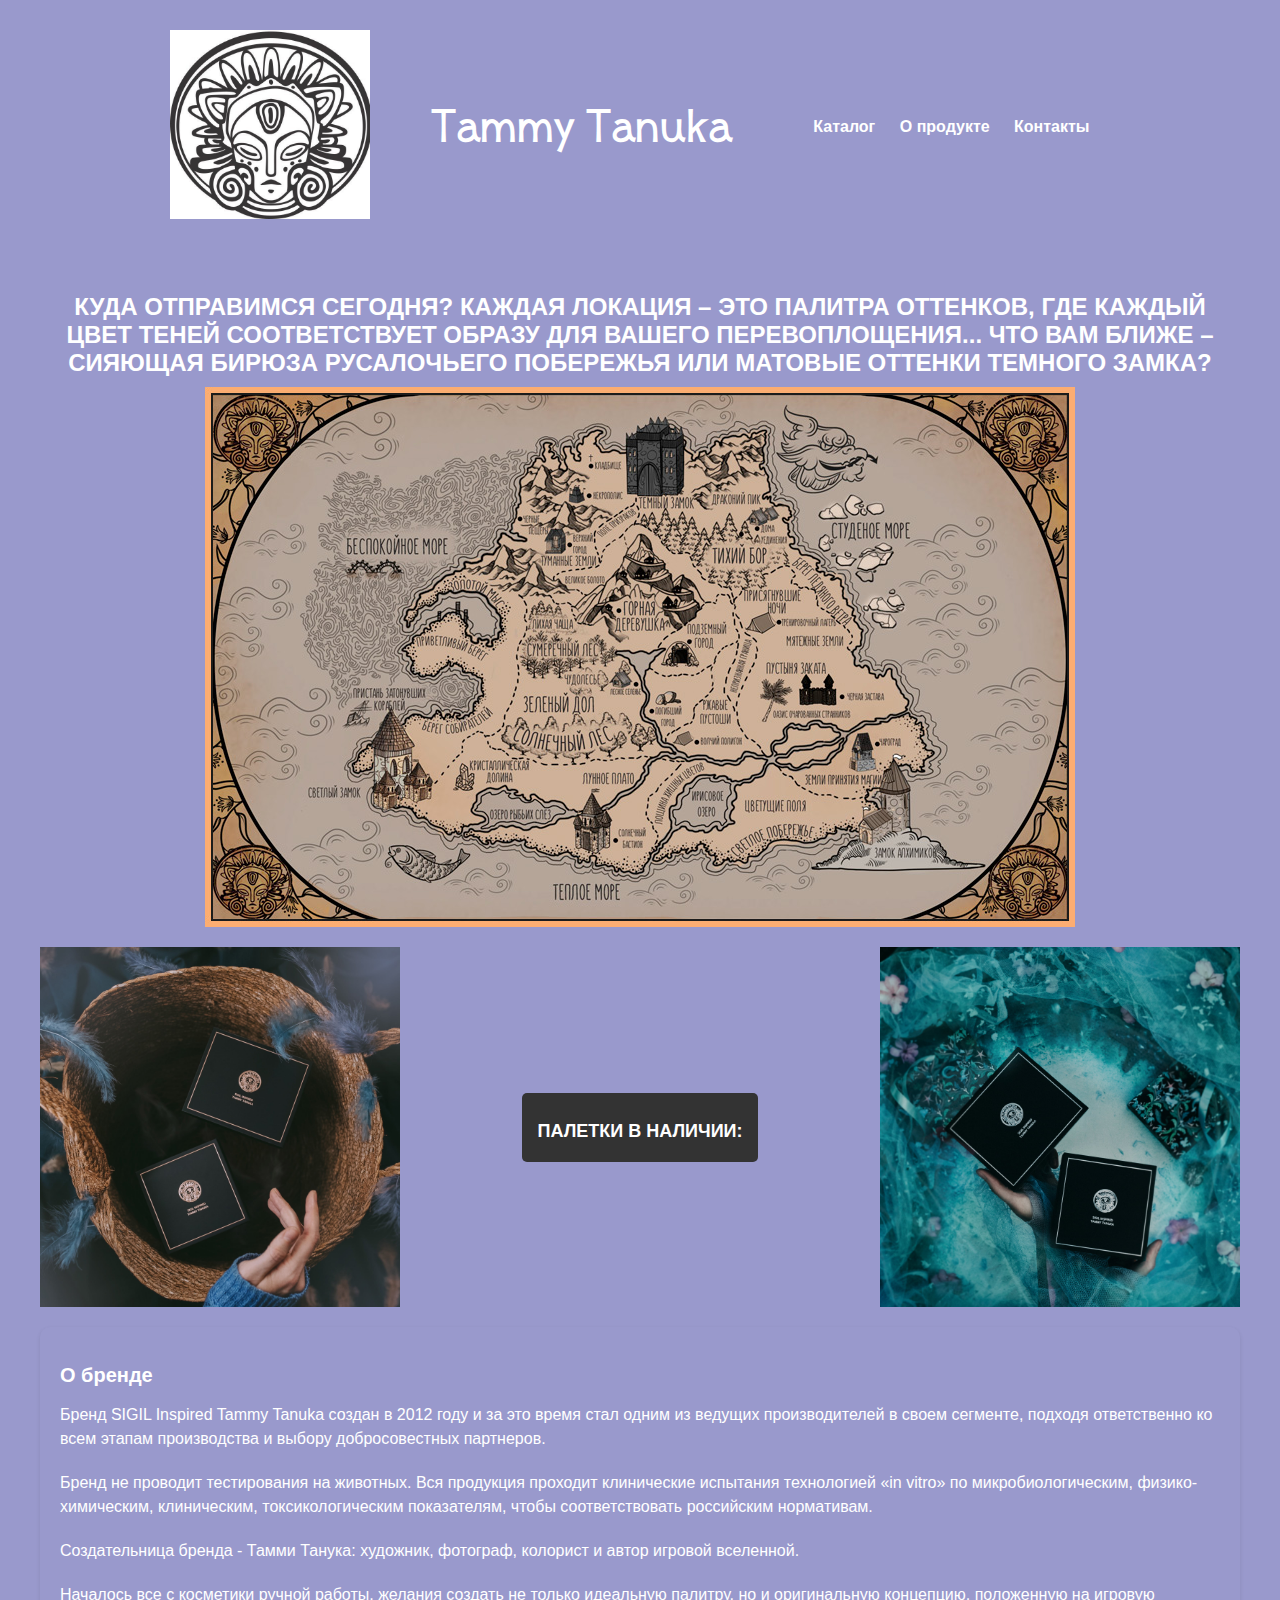
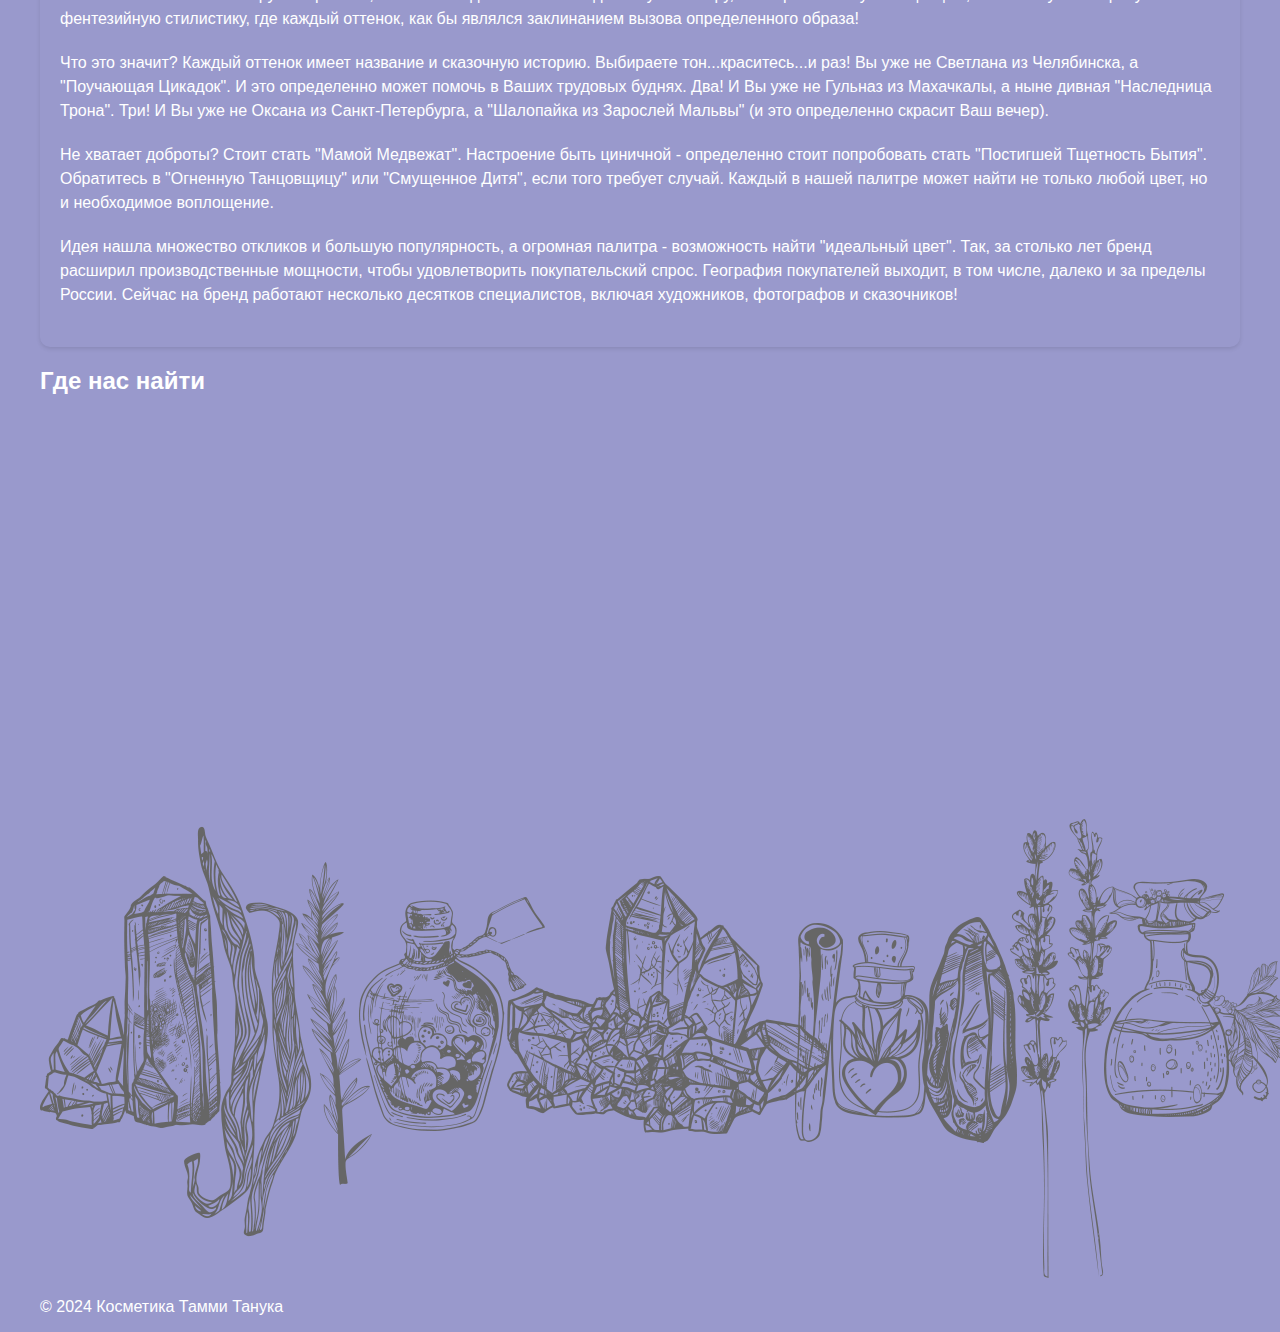
<file: index.html>
<!DOCTYPE html>
<html lang="ru">
<head>
    <meta charset="UTF-8">
    <meta name="viewport" content="width=device-width, initial-scale=1.0">
    <title>Косметика Тамми Танука</title>
    <link rel="stylesheet" href="style.css"> 
    <link rel="preconnect" href="https://fonts.OpenAIapis.com">
    <link rel="preconnect" href="https://fonts.gstatic.com" crossorigin>
    <link href="https://fonts.OpenAIapis.com/css2?family=Uncage:wght@400;700&display=swap" rel="stylesheet">
</head>
<body>
    <header>
        <div class="logo">
            <img src="logo.jpg" alt="Логотип Тамми Танука">
        </div>
        <div class="brand-name">
            Tammy Tanuka
        </div>
        <nav>
            <ul>
                <li><a href="catalog.html">Каталог</a></li>
                <li><a href="product.html">О продукте</a></li>
                <li><a href="contacts.html">Контакты</a></li>
            </ul>
        </nav>
    </header>

    <div class="container">
        <div class="hero">
            <h2>КУДА ОТПРАВИМСЯ СЕГОДНЯ? КАЖДАЯ ЛОКАЦИЯ – ЭТО ПАЛИТРА ОТТЕНКОВ,
                ГДЕ КАЖДЫЙ ЦВЕТ ТЕНЕЙ СООТВЕТСТВУЕТ ОБРАЗУ ДЛЯ ВАШЕГО ПЕРЕВОПЛОЩЕНИЯ...
                ЧТО ВАМ БЛИЖЕ – СИЯЮЩАЯ БИРЮЗА РУСАЛОЧЬЕГО ПОБЕРЕЖЬЯ ИЛИ МАТОВЫЕ ОТТЕНКИ ТЕМНОГО ЗАМКА?</h2>
            <img src="001.jpg" alt="Фотография">
        </div>

        <div class="palettes">
            <img src="002.jpg" alt="Фотография">
            <a href="catalog.html" class="palettes-button">
                <h3>ПАЛЕТКИ В НАЛИЧИИ:</h3>
            </a>
            <img src="003.jpg" alt="Фотография">
        </div>

        <section class="section">
            <h2>О бренде</h2>
            <p>
                Бренд SIGIL Inspired Tammy Tanuka создан в 2012 году и за это время стал одним из ведущих производителей в своем сегменте, подходя ответственно ко всем этапам производства и выбору добросовестных партнеров.
            </p>
            <p>
                Бренд не проводит тестирования на животных. Вся продукция проходит клинические испытания технологией «in vitro» по микробиологическим, физико-химическим, клиническим, токсикологическим показателям, чтобы соответствовать российским нормативам.
            </p>
            <p>
                Создательница бренда - Тамми Танука: художник, фотограф, колорист и автор игровой вселенной.
            </p>
            <p>
                Началось все с косметики ручной работы, желания создать не только идеальную палитру, но и оригинальную концепцию, положенную на игровую фентезийную стилистику, где каждый оттенок, как бы являлся заклинанием вызова определенного образа!
            </p>
            <p>
                Что это значит? Каждый оттенок имеет название и сказочную историю. Выбираете тон...краситесь...и раз! Вы уже не Светлана из Челябинска, а "Поучающая Цикадок". И это определенно может помочь в Ваших трудовых буднях. Два! И Вы уже не Гульназ из Махачкалы, а ныне дивная "Наследница Трона". Три! И Вы уже не Оксана из Санкт-Петербурга, а "Шалопайка из Зарослей Мальвы" (и это определенно скрасит Ваш вечер).
            </p>
            <p>
                Не хватает доброты? Стоит стать "Мамой Медвежат". Настроение быть циничной - определенно стоит попробовать стать "Постигшей Тщетность Бытия". Обратитесь в "Огненную Танцовщицу" или "Смущенное Дитя", если того требует случай. Каждый в нашей палитре может найти не только любой цвет, но и необходимое воплощение.
            </p>
            <p>
                Идея нашла множество откликов и большую популярность, а огромная палитра - возможность найти "идеальный цвет". Так, за столько лет бренд расширил производственные мощности, чтобы удовлетворить покупательский спрос. География покупателей выходит, в том числе, далеко и за пределы России. Сейчас на бренд работают несколько десятков специалистов, включая художников, фотографов и сказочников!
            </p>
        </section>

        <section class="map">
            <h2>Где нас найти</h2>
            <iframe src="https://yandex.ru/map-widget/v1/-/CDHoe204" width="100%" height="400px" style="border:0;" allowfullscreen="" loading="lazy"></iframe>
        </section>

        <footer>
            <img src="004.png" alt="Фотография">
            <p>&copy; 2024 Косметика Тамми Танука</p>
        </footer>
    </div>
</body>
</html>
</file>
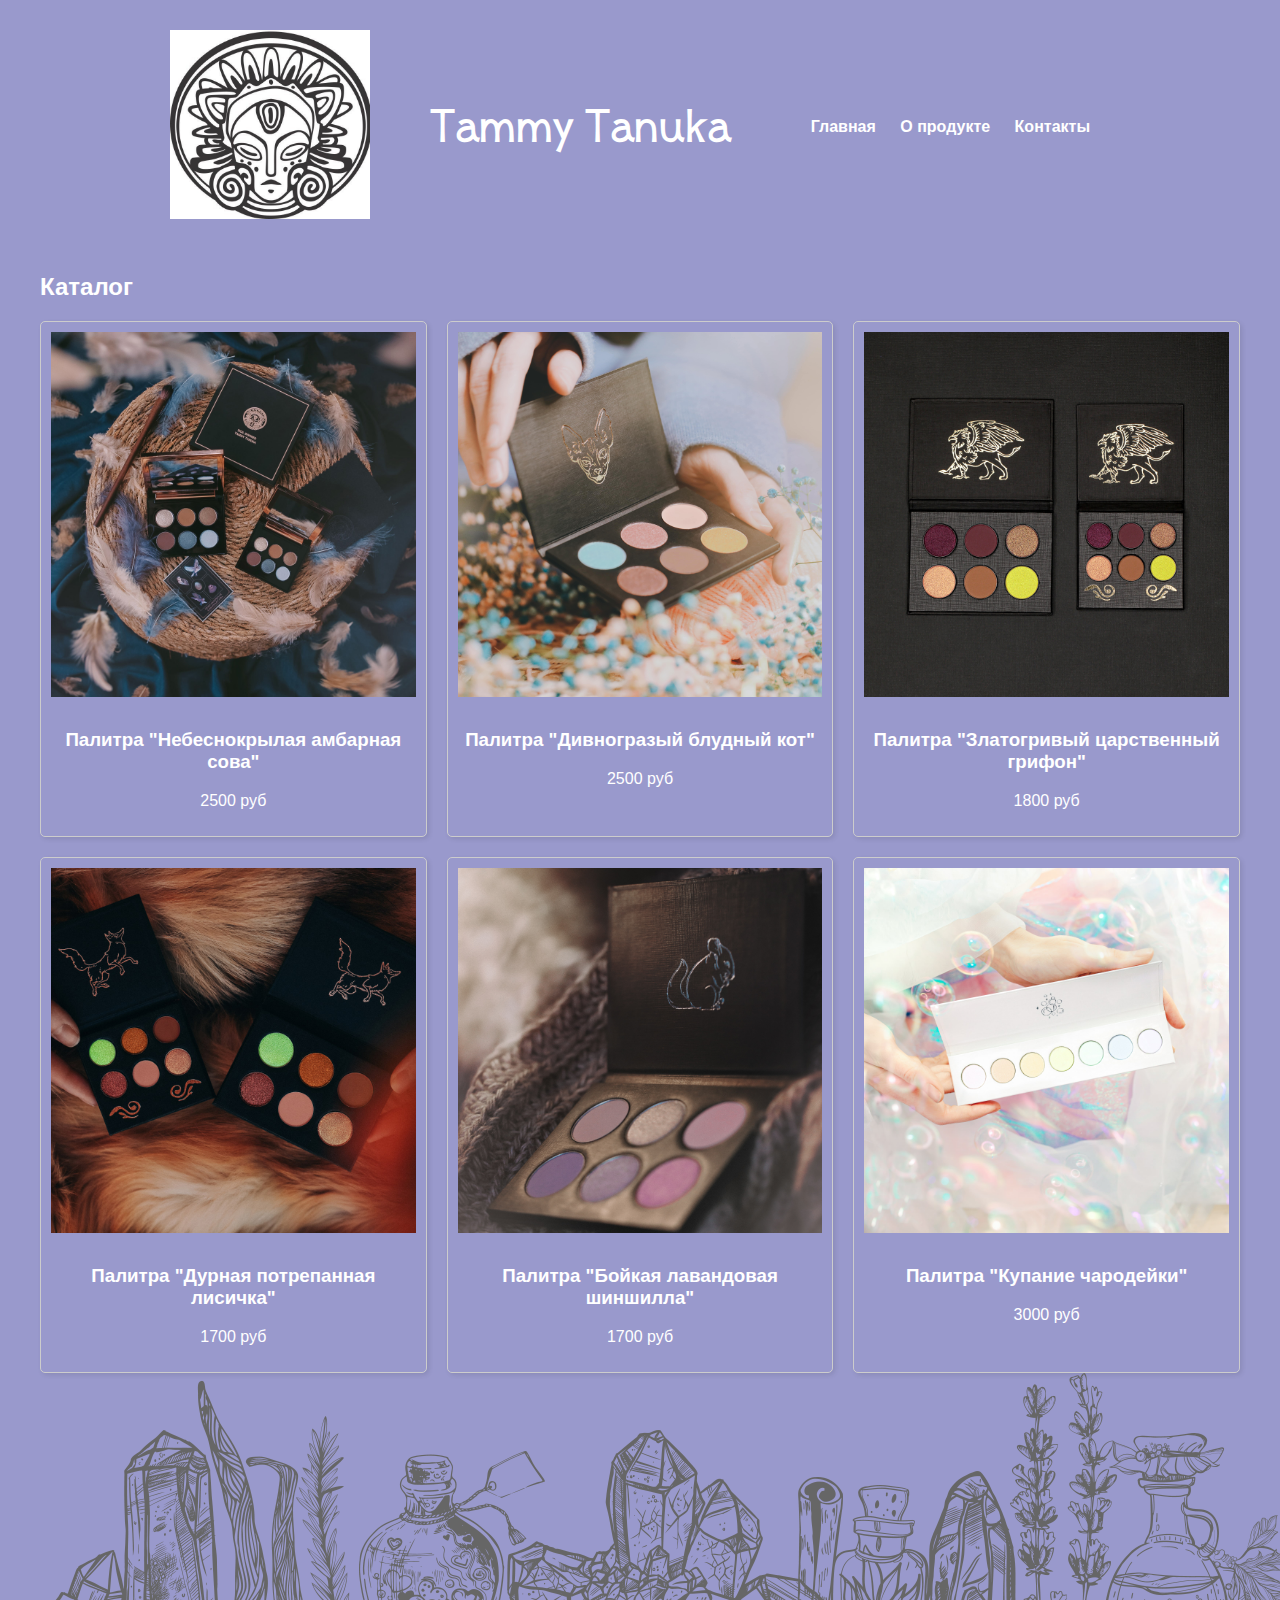
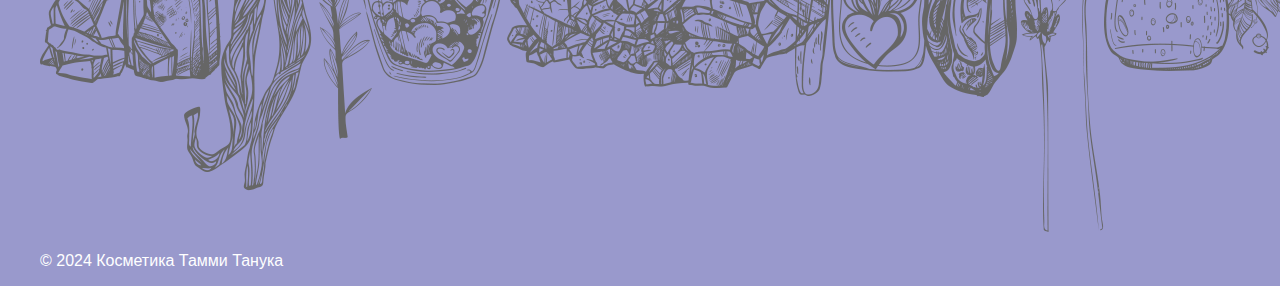
<file: catalog.html>
<!DOCTYPE html>
<html lang="ru">
<head>
    <meta charset="UTF-8">
    <meta name="viewport" content="width=device-width, initial-scale=1.0">
    <title>Каталог - Косметика Тамми Танука</title>
    <link rel="stylesheet" href="style.css"> 
    <link rel="preconnect" href="https://fonts.OpenAIapis.com">
    <link rel="preconnect" href="https://fonts.gstatic.com" crossorigin>
    <link href="https://fonts.OpenAIapis.com/css2?family=Uncage:wght@400;700&display=swap" rel="stylesheet">
</head>
<body>
    <header>
        <div class="logo">
            <img src="logo.jpg" alt="Логотип Тамми Танука">
        </div>
        <div class="brand-name">
            Tammy Tanuka
        </div>
        <nav>
            <ul>
                <li><a href="/">Главная</a></li>
                <li><a href="product.html">О продукте</a></li>
                <li><a href="contacts.html">Контакты</a></li>
            </ul>
        </nav>
    </header>

    <div class="container">
        <section class="catalog">
            <h2>Каталог</h2>
            <div class="catalog-grid">
                <div class="product">
                    <img src="cat012.jpg" alt="Палитра 1">
                    <h3>Палитра "Небеснокрылая амбарная сова"</h3>
                    <p>2500 руб</p>
                </div>
                <div class="product">
                    <img src="cat022.jpg" alt="Палитра 2">
                    <h3>Палитра "Дивногразый блудный кот"</h3>
                    <p>2500 руб</p>
                </div>
                <div class="product">
                    <img src="cat032.jpg" alt="Палитра 3">
                    <h3>Палитра "Златогривый царственный грифон"</h3>
                    <p>1800 руб</p>
                </div>
                <div class="product">
                    <img src="cat042.jpg" alt="Палитра 4">
                    <h3>Палитра "Дурная потрепанная лисичка"</h3>
                    <p>1700 руб</p>
                </div>
                <div class="product">
                    <img src="cat052.jpg" alt="Палитра 5">
                    <h3>Палитра "Бойкая лавандовая шиншилла"</h3>
                    <p>1700 руб</p>
                </div>
                <div class="product">
                    <img src="cat062.jpg" alt="Палитра 6">
                    <h3>Палитра "Купание чародейки"</h3>
                    <p>3000 руб</p>
                </div>
            </div>
        </section>
        <footer>
            <img src="004.png" alt="Фотография">
            <p>&copy; 2024 Косметика Тамми Танука</p>
        </footer>
    </div>
</body>
</html>
</file>
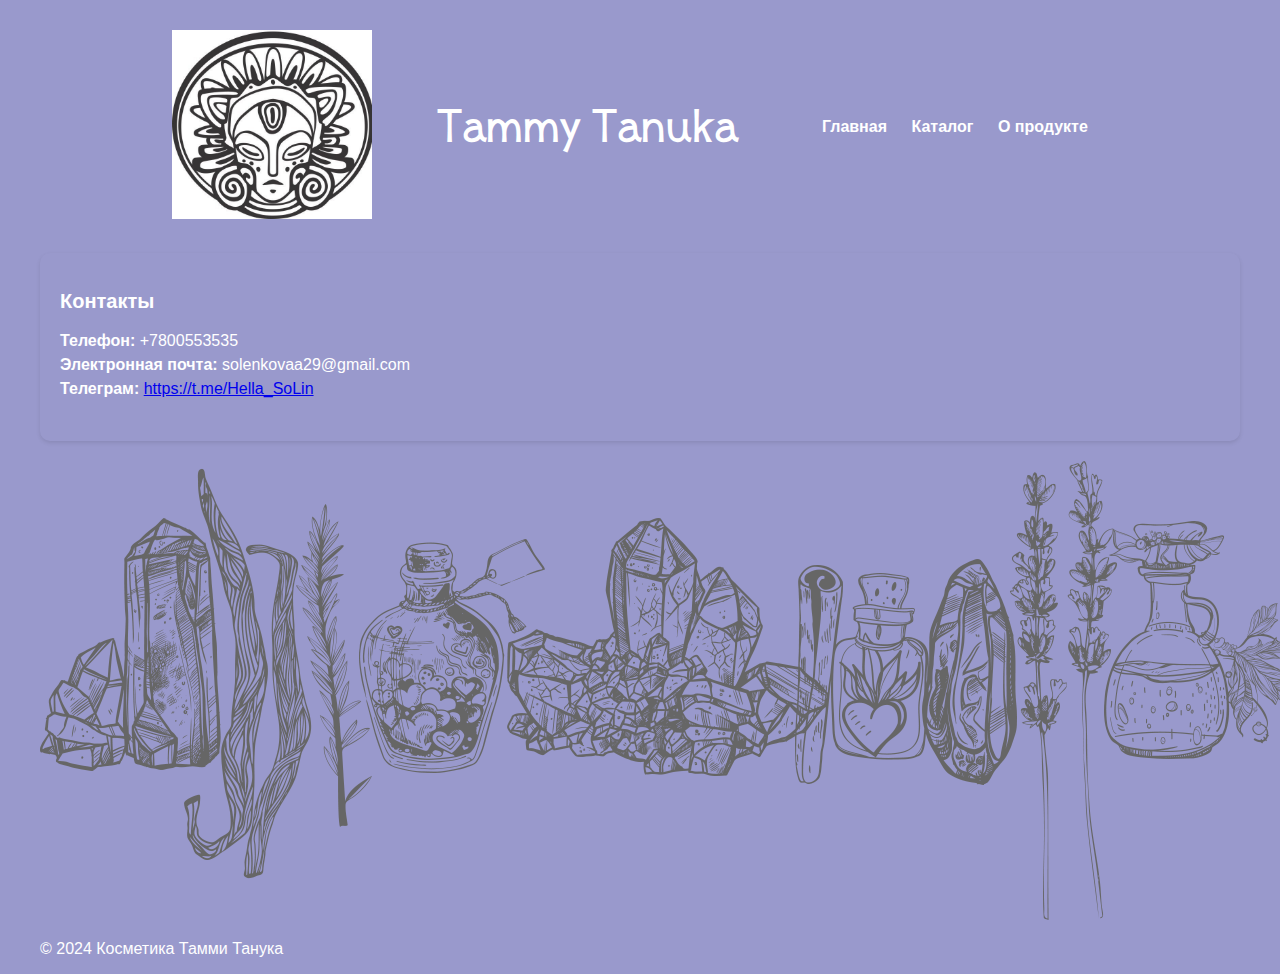
<file: contacts.html>
<!DOCTYPE html>
<html lang="ru">
<head>
    <meta charset="UTF-8">
    <meta name="viewport" content="width=device-width, initial-scale=1.0">
    <title>Контакты - Косметика Тамми Танука</title>
    <link rel="stylesheet" href="style.css"> 
    <link rel="preconnect" href="https://fonts.OpenAIapis.com">
    <link rel="preconnect" href="https://fonts.gstatic.com" crossorigin>
    <link href="https://fonts.OpenAIapis.com/css2?family=Uncage:wght@400;700&display=swap" rel="stylesheet">
</head>
<body>
    <header>
        <div class="logo">
            <img src="logo.jpg" alt="Логотип Тамми Танука">
        </div>
        <div class="brand-name">
            Tammy Tanuka
        </div>
        <nav>
            <ul>
                <li><a href="/">Главная</a></li>
                <li><a href="catalog.html">Каталог</a></li>
                <li><a href="product.html">О продукте</a></li>
            </ul>
        </nav>
    </header>

    <div class="container">
        <section class="section">
            <h2>Контакты</h2>
            <p>
                <b>Телефон:</b> +7800553535<br>
                <b>Электронная почта:</b> solenkovaa29@gmail.com<br>
                <b>Телеграм:</b> <a href="https://t.me/Hella_SoLin" target="_blank">https://t.me/Hella_SoLin</a>
            </p>
        </section>
        <footer>
            <img src="004.png" alt="Фотография">
            <p>&copy; 2024 Косметика Тамми Танука</p>
        </footer>
    </div>
</body>
</html>
</file>
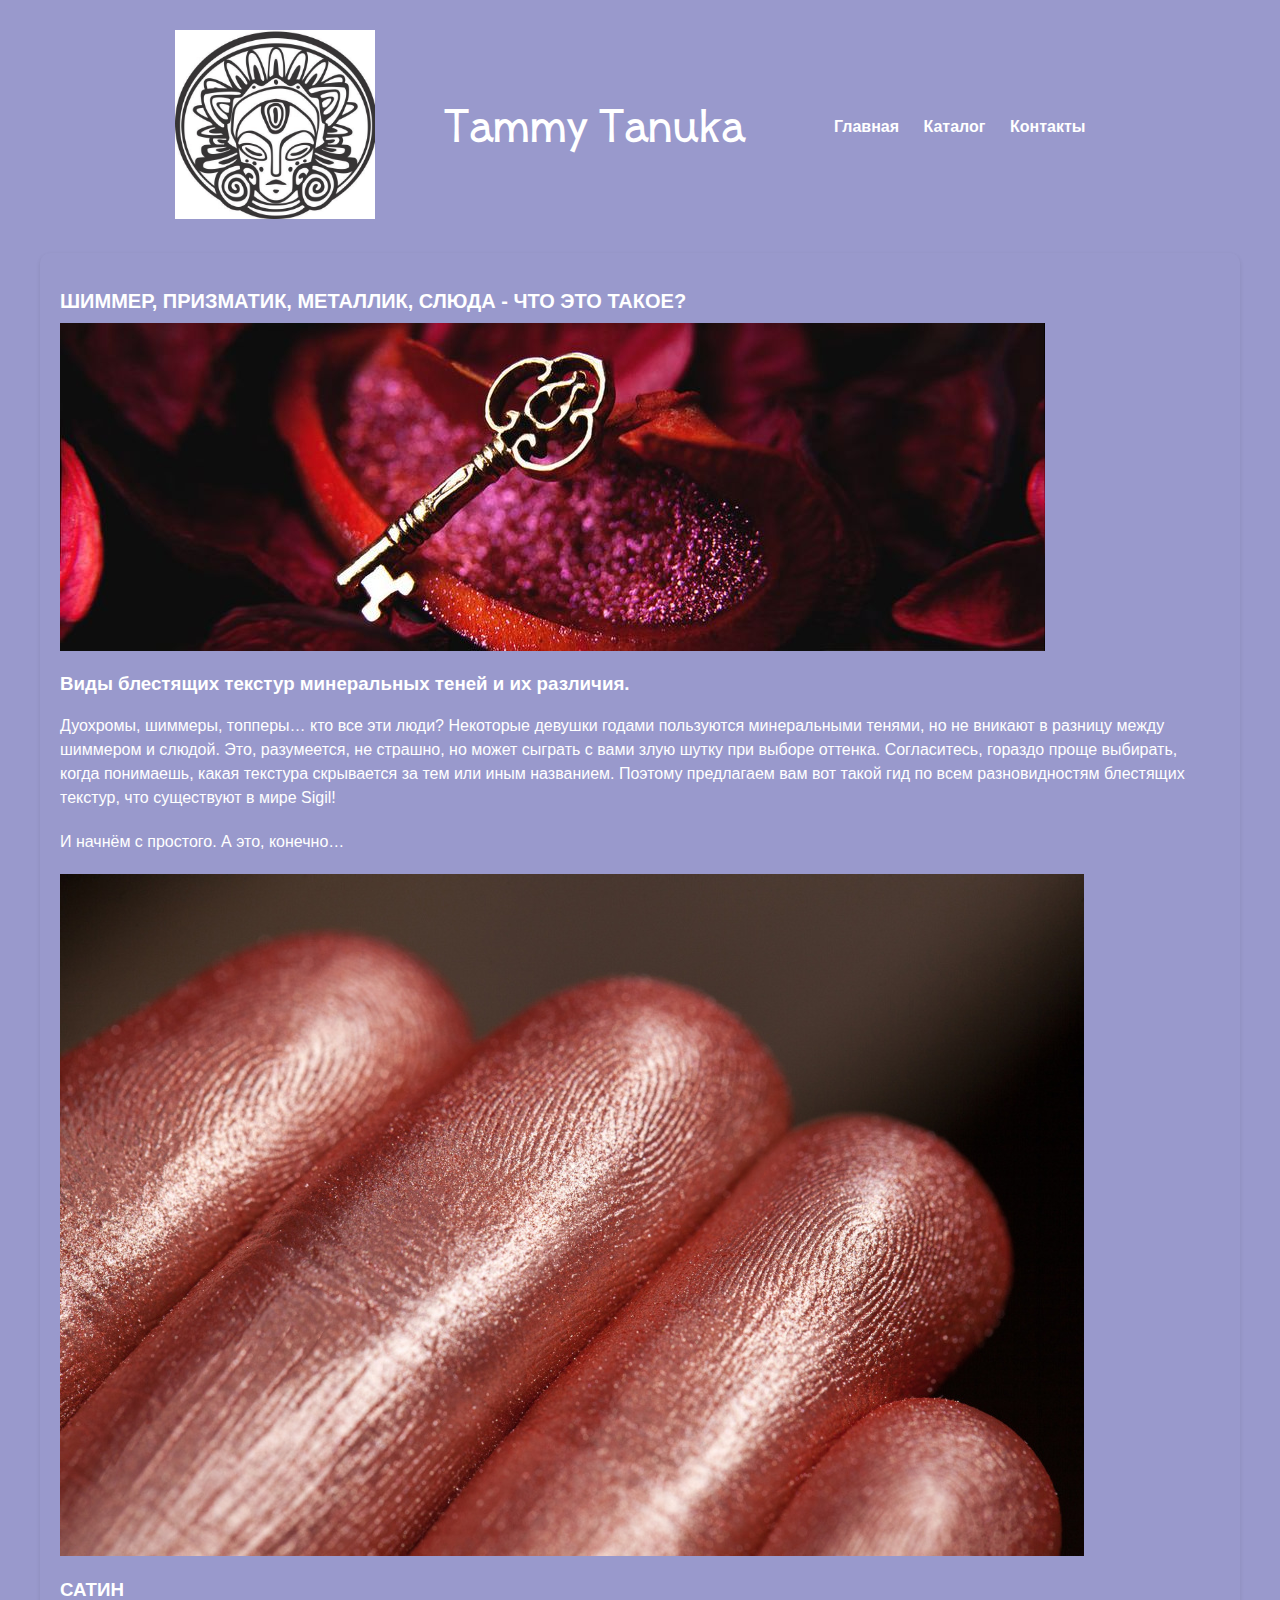
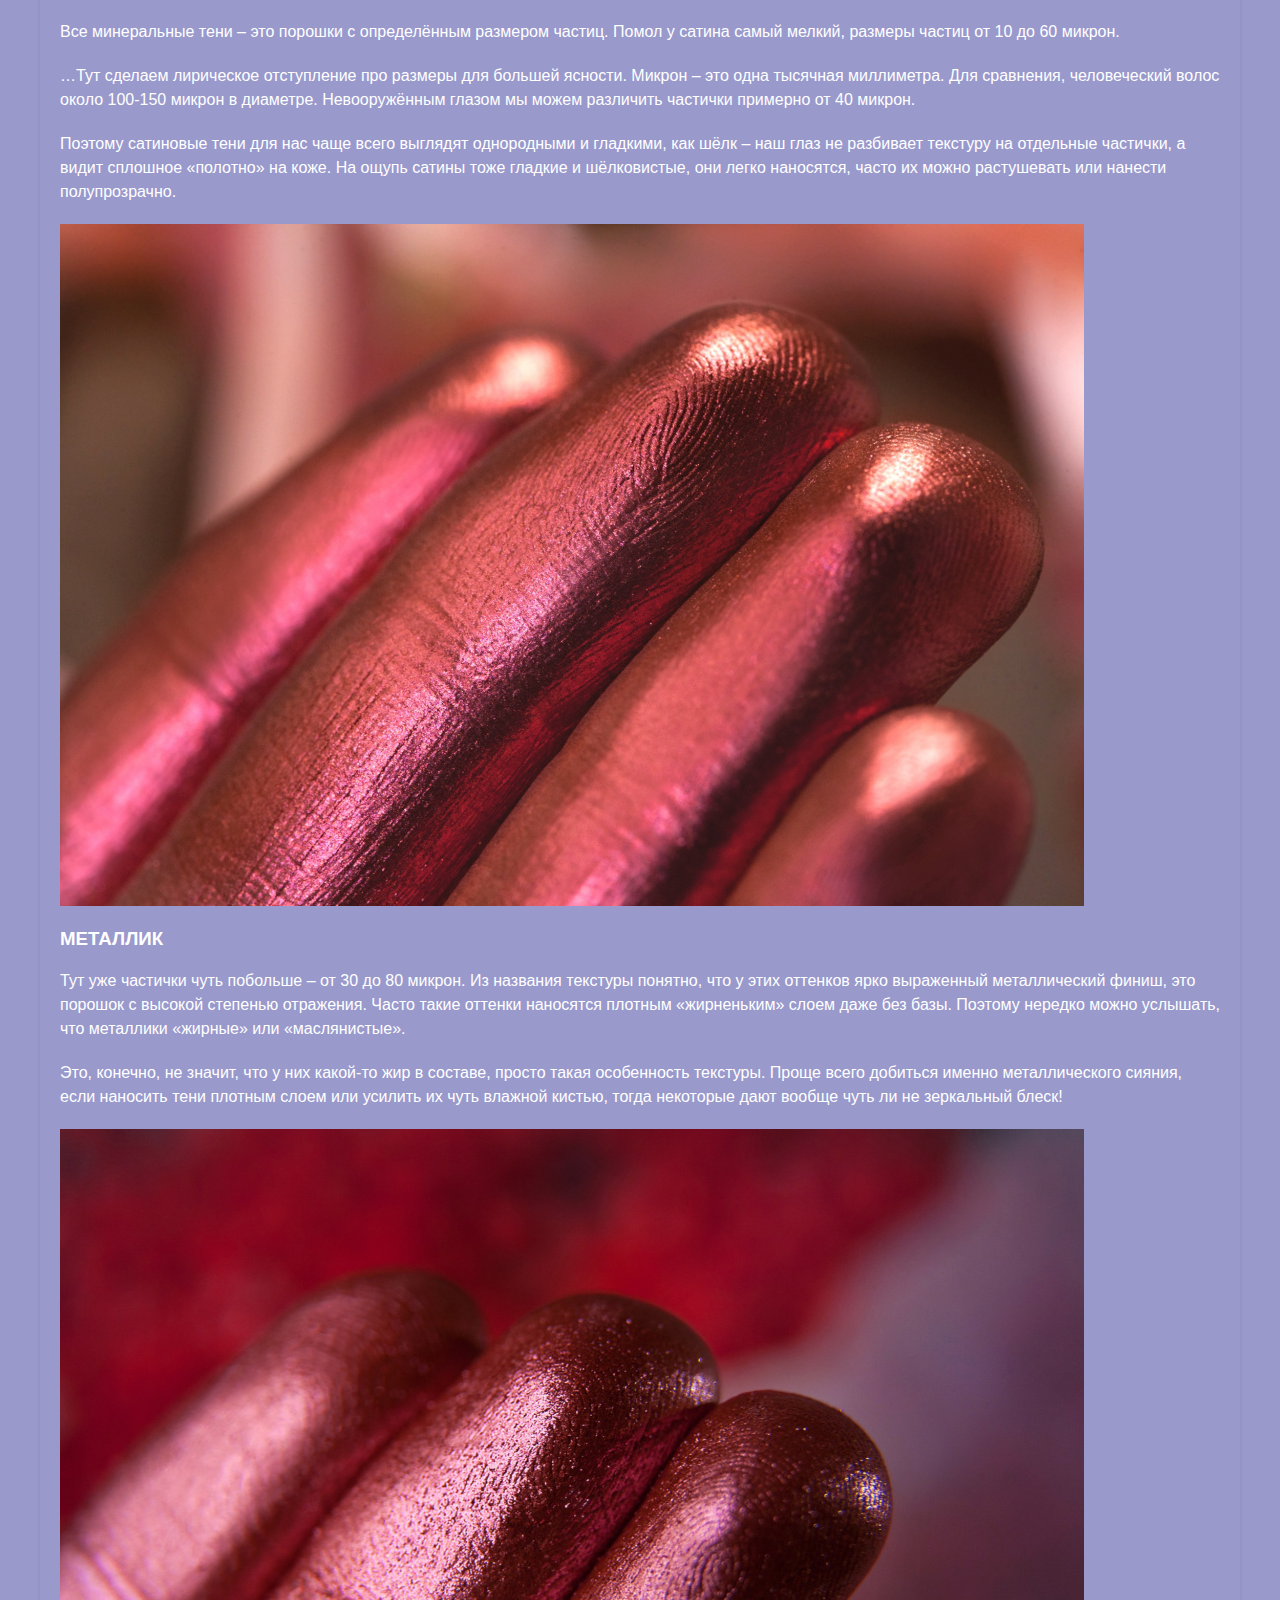
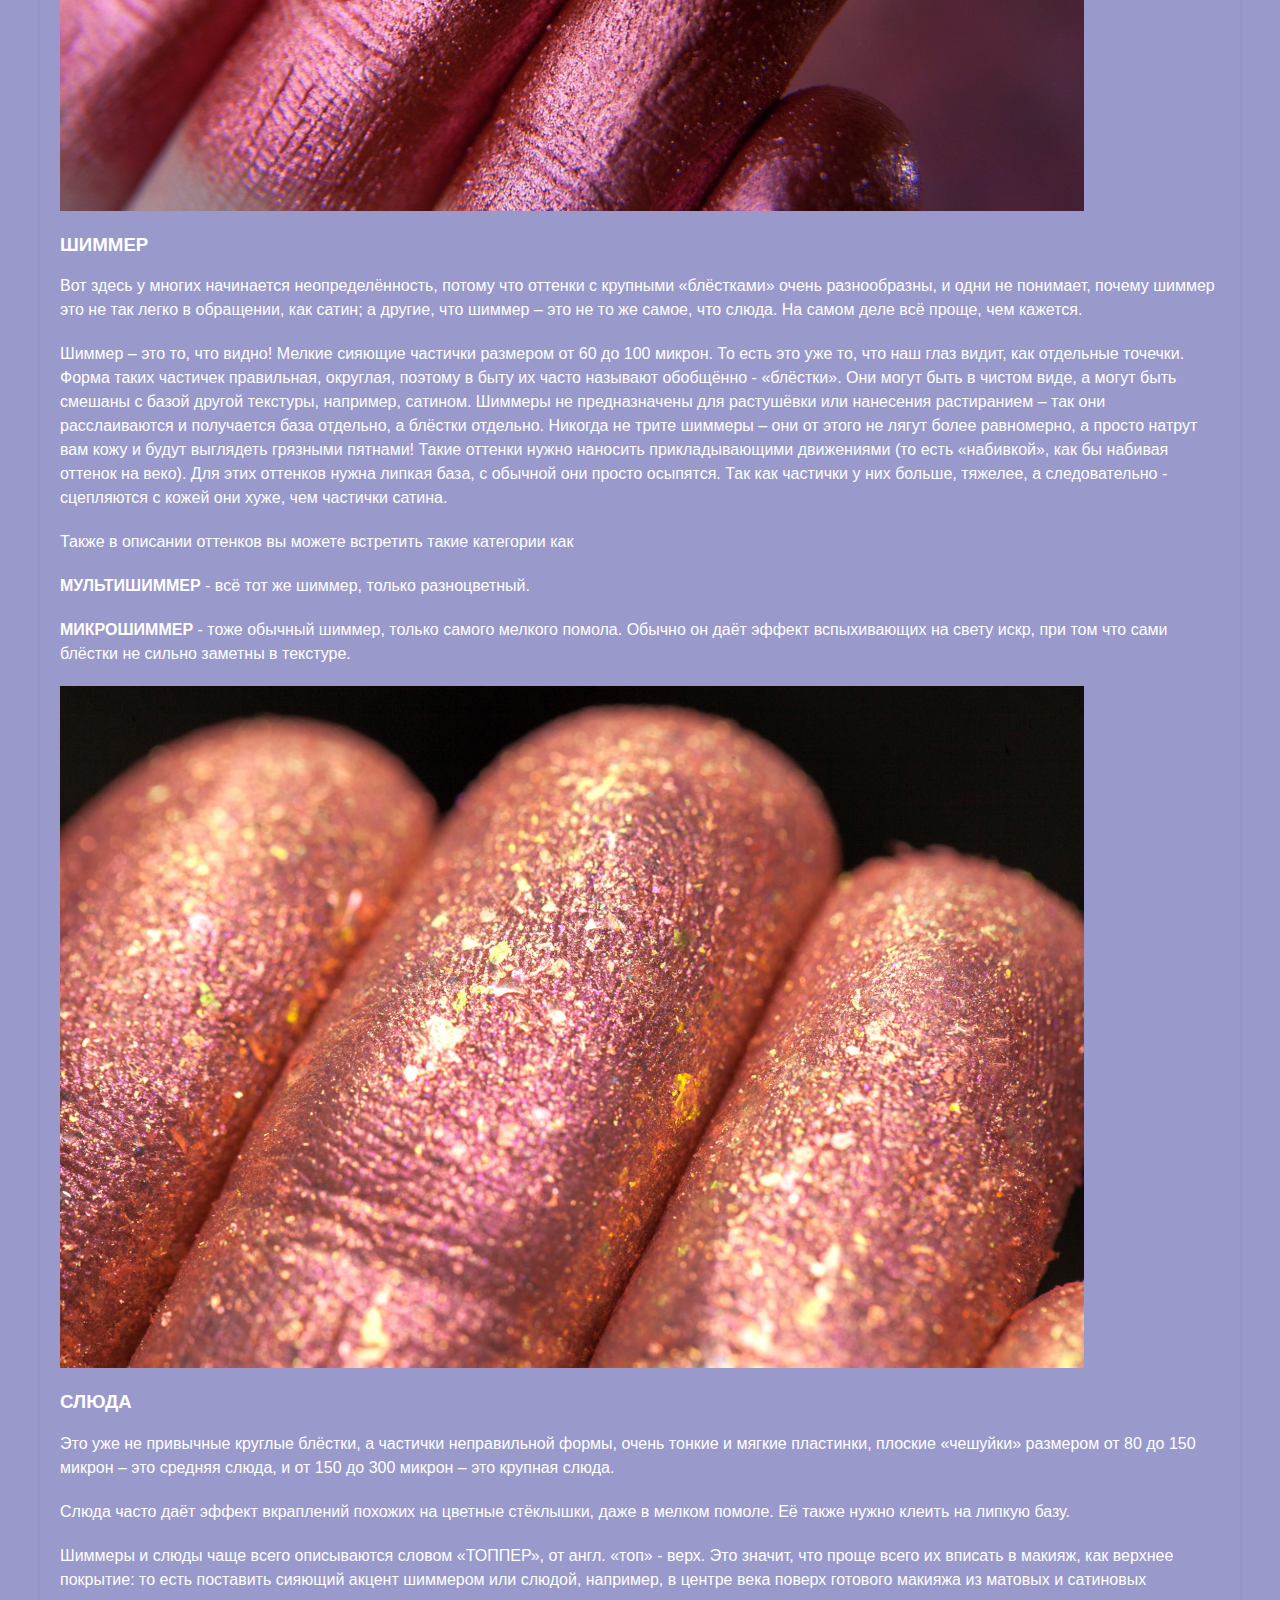
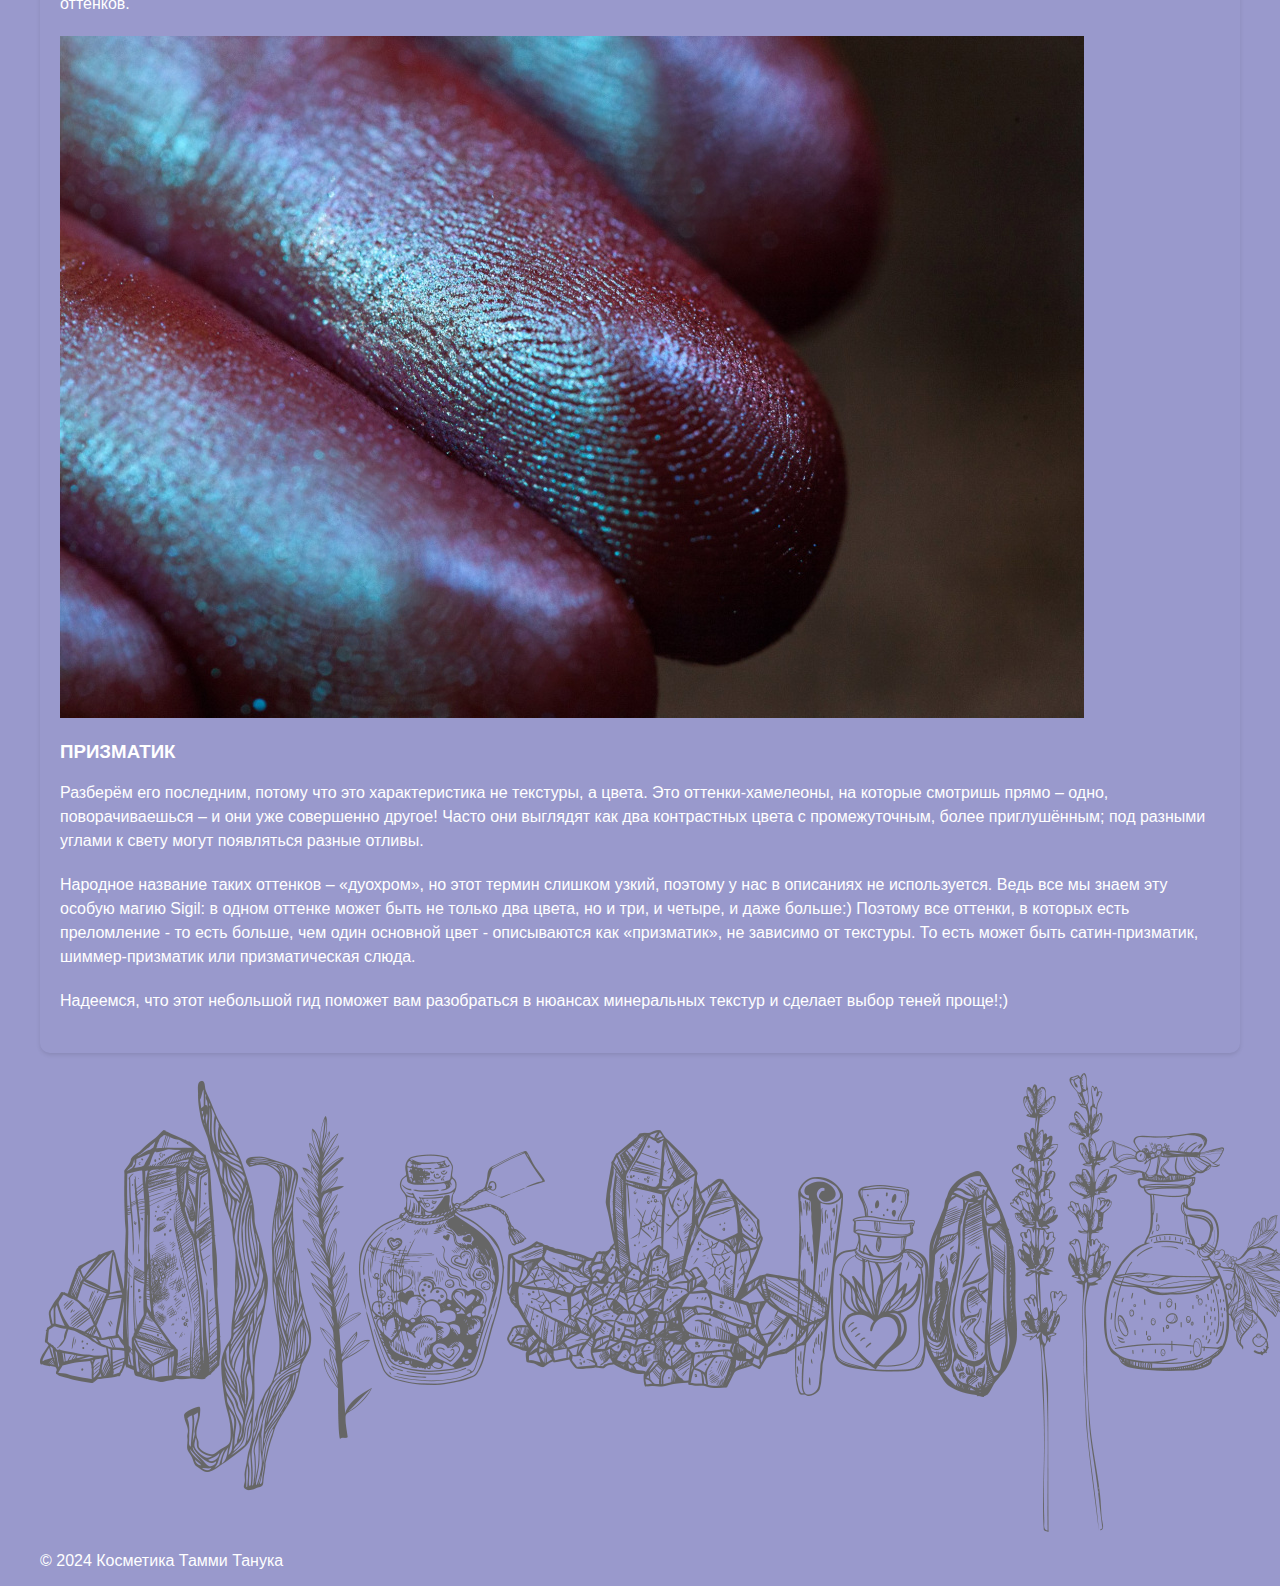
<file: product.html>
<!DOCTYPE html>
<html lang="ru">
<head>
    <meta charset="UTF-8">
    <meta name="viewport" content="width=device-width, initial-scale=1.0">
    <title>О продукте - Косметика Тамми Танука</title>
    <link rel="stylesheet" href="style.css"> 
    <link rel="preconnect" href="https://fonts.OpenAIapis.com">
    <link rel="preconnect" href="https://fonts.gstatic.com" crossorigin>
    <link href="https://fonts.OpenAIapis.com/css2?family=Uncage:wght@400;700&display=swap" rel="stylesheet">
</head>
<body>
    <header>
        <div class="logo">
            <img src="logo.jpg" alt="Логотип Тамми Танука">
        </div>
        <div class="brand-name">
            Tammy Tanuka
        </div>
        <nav>
            <ul>
                <li><a href="/">Главная</a></li>
                <li><a href="catalog.html">Каталог</a></li>
                <li><a href="contacts.html">Контакты</a></li>
            </ul>
        </nav>
    </header>

    <div class="container">
        <section class="section">
            <h2 class="big-title">ШИММЕР, ПРИЗМАТИК, МЕТАЛЛИК, СЛЮДА - ЧТО ЭТО ТАКОЕ?</h2>
            <img src="prod001.jpg" alt="Фотография" class="small-image"> 
            <h3 class="text-center">Виды блестящих текстур минеральных теней и их различия.</h3>
            <p>
                Дуохромы, шиммеры, топперы… кто все эти люди? Некоторые девушки годами пользуются минеральными тенями, но не вникают в разницу между шиммером и слюдой. Это, разумеется, не страшно, но может сыграть с вами злую шутку при выборе оттенка. Согласитесь, гораздо проще выбирать, когда понимаешь, какая текстура скрывается за тем или иным названием. Поэтому предлагаем вам вот такой гид по всем разновидностям блестящих текстур, что существуют в мире Sigil!
            </p>
            <p>
                И начнём с простого. А это, конечно…
            </p>
            <img src="prod002.jpg" alt="Фотография">
            <h3>САТИН</h3>
            <p>
                Все минеральные тени – это порошки с определённым размером частиц. Помол у сатина самый мелкий, размеры частиц от 10 до 60 микрон.
            </p>
            <p>
                …Тут сделаем лирическое отступление про размеры для большей ясности. Микрон – это одна тысячная миллиметра. Для сравнения, человеческий волос около 100-150 микрон в диаметре. Невооружённым глазом мы можем различить частички примерно от 40 микрон.
            </p>
            <p>
                Поэтому сатиновые тени для нас чаще всего выглядят однородными и гладкими, как шёлк – наш глаз не разбивает текстуру на отдельные частички, а видит сплошное «полотно» на коже. На ощупь сатины тоже гладкие и шёлковистые, они легко наносятся, часто их можно растушевать или нанести полупрозрачно.
            </p>
            <img src="prod003.jpg" alt="Фотография">
            <h3>МЕТАЛЛИК</h3>
            <p>
                Тут уже частички чуть побольше – от 30 до 80 микрон. Из названия текстуры понятно, что у этих оттенков ярко выраженный металлический финиш, это порошок с высокой степенью отражения. Часто такие оттенки наносятся плотным «жирненьким» слоем даже без базы. Поэтому нередко можно услышать, что металлики «жирные» или «маслянистые».
            </p>
            <p>
                Это, конечно, не значит, что у них какой-то жир в составе, просто такая особенность текстуры. Проще всего добиться именно металлического сияния, если наносить тени плотным слоем или усилить их чуть влажной кистью, тогда некоторые дают вообще чуть ли не зеркальный блеск!
            </p>
            <img src="prod004.jpg" alt="Фотография">
            <h3>ШИММЕР</h3>
            <p>
                Вот здесь у многих начинается неопределённость, потому что оттенки с крупными «блёстками» очень разнообразны, и одни не понимает, почему шиммер это не так легко в обращении, как сатин; а другие, что шиммер – это не то же самое, что слюда. На самом деле всё проще, чем кажется.
            </p>
            <p>
                Шиммер – это то, что видно! Мелкие сияющие частички размером от 60 до 100 микрон. То есть это уже то, что наш глаз видит, как отдельные точечки. Форма таких частичек правильная, округлая, поэтому в быту их часто называют обобщённо - «блёстки». Они могут быть в чистом виде, а могут быть смешаны с базой другой текстуры, например, сатином. Шиммеры не предназначены для растушёвки или нанесения растиранием – так они расслаиваются и получается база отдельно, а блёстки отдельно. Никогда не трите шиммеры – они от этого не лягут более равномерно, а просто натрут вам кожу и будут выглядеть грязными пятнами! Такие оттенки нужно наносить прикладывающими движениями (то есть «набивкой», как бы набивая оттенок на веко). Для этих оттенков нужна липкая база, с обычной они просто осыпятся. Так как частички у них больше, тяжелее, а следовательно - сцепляются с кожей они хуже, чем частички сатина.
            </p>
            <p>
                Также в описании оттенков вы можете встретить такие категории как
            </p>
            <p>
                <b>МУЛЬТИШИММЕР</b> - всё тот же шиммер, только разноцветный.
            </p>
            <p>
                <b>МИКРОШИММЕР</b> - тоже обычный шиммер, только самого мелкого помола. Обычно он даёт эффект вспыхивающих на свету искр, при том что сами блёстки не сильно заметны в текстуре.
            </p>
            <img src="prod005.jpg" alt="Фотография">
            <h3>СЛЮДА</h3>
            <p>
                Это уже не привычные круглые блёстки, а частички неправильной формы, очень тонкие и мягкие пластинки, плоские «чешуйки» размером от 80 до 150 микрон – это средняя слюда, и от 150 до 300 микрон – это крупная слюда.
            </p>
            <p>
                Слюда часто даёт эффект вкраплений похожих на цветные стёклышки, даже в мелком помоле. Её также нужно клеить на липкую базу.
            </p>
            <p>
                Шиммеры и слюды чаще всего описываются словом «ТОППЕР», от англ. «топ» - верх. Это значит, что проще всего их вписать в макияж, как верхнее покрытие: то есть поставить сияющий акцент шиммером или слюдой, например, в центре века поверх готового макияжа из матовых и сатиновых оттенков.
            </p>
            <img src="prod006.jpg" alt="Фотография">
            <h3>ПРИЗМАТИК</h3>
            <p>
                Разберём его последним, потому что это характеристика не текстуры, а цвета. Это оттенки-хамелеоны, на которые смотришь прямо – одно, поворачиваешься – и они уже совершенно другое! Часто они выглядят как два контрастных цвета с промежуточным, более приглушённым; под разными углами к свету могут появляться разные отливы.
            </p>
            <p>
                Народное название таких оттенков – «дуохром», но этот термин слишком узкий, поэтому у нас в описаниях не используется. Ведь все мы знаем эту особую магию Sigil: в одном оттенке может быть не только два цвета, но и три, и четыре, и даже больше:) Поэтому все оттенки, в которых есть преломление - то есть больше, чем один основной цвет - описываются как «призматик», не зависимо от текстуры. То есть может быть сатин-призматик, шиммер-призматик или призматическая слюда.
            </p>
            <p>
                Надеемся, что этот небольшой гид поможет вам разобраться в нюансах минеральных текстур и сделает выбор теней проще!;)
            </p>
        </section>

        <footer>
            <img src="004.png" alt="Фотография">
            <p>&copy; 2024 Косметика Тамми Танука</p>
        </footer>
    </div>
</body>
</html>
</file>
<file: style.css>
@font-face {
    font-family: 'Whipsmart';
    src: url('Whipsmart.ttf') format('truetype');
}

body {
    font-family: 'Uncage', sans-serif;
    background-color: #9999cc; /* ����-��������� ��� */
    color: white;
    margin: 0;
    padding: 0;
}

header {
    background-color: #9999cc;
    padding: 30px 140px;
    text-align: center;
    display: flex;
    justify-content: space-around; /* �������� ������������ */
    align-items: center;
}

.logo {
    margin-right: 0px; /* ������ �� �������� */
}

    .logo img {
        width: 200px;
        height: auto;
    }

.brand-name {
    font-family: 'Whipsmart', sans-serif;
    font-size: 48px;
}

nav {
    margin-left: 20px; /* ������ �� ���� */
}

    nav ul {
        list-style: none;
        margin: 0;
        padding: 0;
    }

    nav li {
        display: inline-block;
        margin-right: 20px;
    }

    nav a {
        text-decoration: none;
        color: white;
        font-weight: bold;
    }

.container {
    max-width: 1200px;
    margin: 0 auto;
    padding: 0px;
}

.hero {
    background-color: #9999cc;
    text-align: center;
    padding: 20px 0;
}

    .hero h2 {
        font-size: 24px;
        margin-bottom: 10px;
    }

    .hero img {
        max-width: 100%;
        height: auto;
        display: block;
        margin: 0 auto;
    }

.section {
    background-color: #9999cc;
    padding: 20px;
    margin-bottom: 20px;
    border-radius: 10px;
    box-shadow: 0 2px 4px rgba(0,0,0,0.1);
}

    .section h2 {
        font-size: 20px;
        margin-bottom: 10px;
    }

    .section p {
        line-height: 1.5;
        margin-bottom: 20px;
    }

.palettes {
    display: flex;
    justify-content: space-between;
    align-items: center;
    margin-bottom: 20px;
}

    .palettes img {
        max-width: 30%;
        height: auto;
        display: block;
    }

    .palettes h3 {
        font-size: 18px;
        margin-bottom: 10px;
    }

.palettes-button { 
    color: white;
    text-decoration: none;
    padding: 10px 15px; 
    background-color: #333; 
    border-radius: 5px; 
    font-weight: bold;
    transition: background-color 0.3s ease;
}

    .palettes-button:hover {
        background-color: #555; /* ������ ��� ��������� */
    }

.catalog-grid {
    display: grid;
    grid-template-columns: repeat(3, 1fr); /* 3 ������� */
    grid-template-rows: repeat(2, 1fr); /* 2 ���� */
    gap: 20px; /* ������� ����� �������� */
}

.product {
    text-align: center;
    padding: 10px;
    border: 1px solid #ccc;
    border-radius: 5px;
    box-shadow: 2px 2px 5px rgba(0, 0, 0, 0.1);
}

    .product img {
        max-width: 100%;
        height: auto;
        margin-bottom: 10px;
        .map {
    background-color: #9999cc;
    padding: 20px;
    border-radius: 10px;
    box-shadow: 0 2px 4px rgba(0,0,0,0.1);
}

    .map iframe {
        width: 100%;
        height: 400px;
        border: 0;
    }

footer {
    background-color: #9999cc;
    padding: 20px 0;
    text-align: center; /* ������������ ������ �� ������ */
}

    footer img {
        width: 100%; /* �������� ��� ������ ������ */
        height: auto; /* ������������� ��������� ������ ����������� */
        margin: 0 auto; /* ���������� ����������� */
    }

/*==========================================*/
</file>
